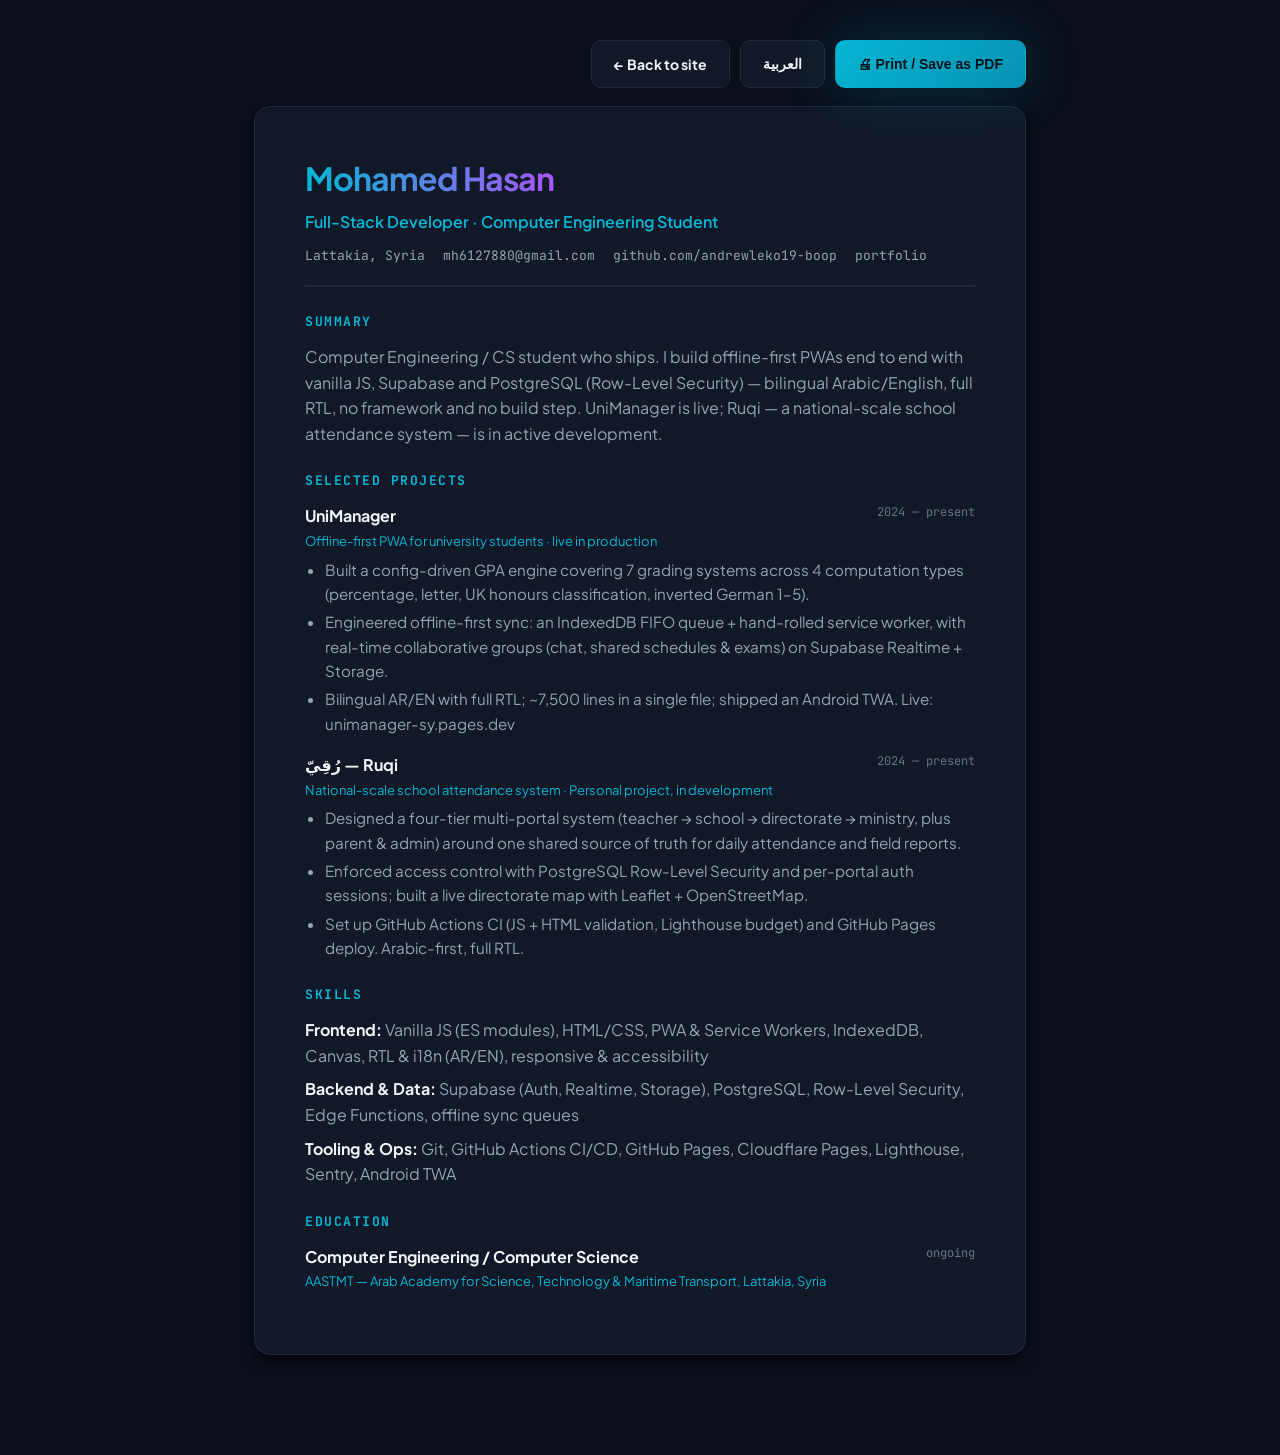
<file: resume.html>
<!DOCTYPE html>
<html lang="en" dir="ltr" data-theme="dark">
<head>
  <meta charset="UTF-8">
  <meta name="viewport" content="width=device-width, initial-scale=1.0">
  <title>Mohamed Hasan — Résumé</title>
  <meta name="description" content="Résumé of Mohamed Hasan — Full-Stack Developer & Computer Engineering student, Lattakia, Syria.">
  <meta name="theme-color" content="#0a0f1a">
  <link rel="icon" href="favicon.svg" type="image/svg+xml">
  <link rel="preconnect" href="https://fonts.googleapis.com">
  <link rel="preconnect" href="https://fonts.gstatic.com" crossorigin>
  <link rel="stylesheet" href="https://fonts.googleapis.com/css2?family=Plus+Jakarta+Sans:wght@400;500;600;700;800&family=JetBrains+Mono:wght@400;500;700&family=Cairo:wght@400;600;700;800&display=swap">
  <link rel="stylesheet" href="styles.css">
  <style>
    .resume-wrap { max-width: 820px; margin: 40px auto; padding: 0 24px 60px; }
    .r-toolbar { display: flex; gap: 10px; justify-content: flex-end; margin-bottom: 18px; flex-wrap: wrap; }
    .paper {
      background: var(--bg-secondary); border: 1px solid var(--border); border-radius: var(--radius);
      box-shadow: var(--shadow-lg); padding: 46px 50px;
    }
    .r-head { border-bottom: 2px solid var(--border); padding-bottom: 18px; margin-bottom: 22px; }
    .r-name { margin: 0; font-size: 2rem; letter-spacing: -1px; }
    .r-name .gradient-text { background: var(--grad-accent); -webkit-background-clip: text; background-clip: text; color: transparent; }
    .r-role { margin: 4px 0 12px; color: var(--cyan); font-weight: 600; }
    .r-contact { display: flex; flex-wrap: wrap; gap: 6px 18px; font-size: 13px; color: var(--text-secondary); font-family: var(--font-mono); }
    .r-contact a { color: var(--text-secondary); }
    .r-section { margin-top: 24px; }
    .r-section h2 { font-size: .82rem; letter-spacing: 1.5px; text-transform: uppercase; color: var(--cyan); margin: 0 0 12px; font-family: var(--font-mono); }
    .r-section p { margin: 0 0 8px; color: var(--text-secondary); }
    .r-job { margin-bottom: 16px; }
    .r-job-top { display: flex; justify-content: space-between; flex-wrap: wrap; gap: 4px; }
    .r-job-title { font-weight: 700; color: var(--text-primary); }
    .r-job-date { font-family: var(--font-mono); font-size: 12px; color: var(--text-muted); }
    .r-job-sub { color: var(--cyan); font-size: 13px; margin: 2px 0 6px; }
    .r-job ul { margin: 0; padding-inline-start: 20px; }
    .r-job li { color: var(--text-secondary); margin-bottom: 4px; font-size: .95rem; }
    .r-skills { display: grid; gap: 8px; }
    .r-skills b { color: var(--text-primary); }
    .r-skills span { color: var(--text-secondary); }
    @media (max-width: 560px) { .paper { padding: 30px 24px; } }
    @media print {
      :root { --bg-primary:#fff; --bg-secondary:#fff; --text-primary:#000; --text-secondary:#222; --text-muted:#555; --border:#ccc; }
      body { background:#fff; }
      .r-toolbar, .site-header, .spotlight { display: none !important; }
      .resume-wrap { margin: 0; padding: 0; max-width: none; }
      .paper { box-shadow: none; border: none; border-radius: 0; padding: 0; }
      .r-name .gradient-text, .r-section h2, .r-role, .r-job-sub { color: #0a5a6b !important; -webkit-text-fill-color: #0a5a6b; }
      a { color: #000 !important; }
      .r-job, .r-section { break-inside: avoid; }
      @page { margin: 1.4cm; }
    }
  </style>
</head>
<body>
  <div class="resume-wrap">
    <div class="r-toolbar">
      <a class="btn btn-ghost" href="index.html" data-i18n="back">← Back to site</a>
      <button class="btn btn-ghost" id="rLang" type="button">العربية</button>
      <button class="btn btn-primary" id="rPrint" type="button" data-i18n="print">🖨 Print / Save as PDF</button>
    </div>

    <article class="paper">
      <header class="r-head">
        <h1 class="r-name"><span class="gradient-text">Mohamed Hasan</span></h1>
        <p class="r-role" data-i18n="role">Full-Stack Developer · Computer Engineering Student</p>
        <div class="r-contact">
          <span>Lattakia, Syria</span>
          <a href="mailto:mh6127880@gmail.com">mh6127880@gmail.com</a>
          <a href="https://github.com/andrewleko19-boop" target="_blank" rel="noopener">github.com/andrewleko19-boop</a>
          <a href="https://andrewleko19-boop.github.io/portfolio/" target="_blank" rel="noopener">portfolio</a>
        </div>
      </header>

      <section class="r-section">
        <h2 data-i18n="h.summary">Summary</h2>
        <p data-i18n="summary">Computer Engineering / CS student who ships. I build offline-first PWAs end to end with vanilla JS, Supabase and PostgreSQL (Row-Level Security) — bilingual Arabic/English, full RTL, no framework and no build step. UniManager is live; Ruqi — a national-scale school attendance system — is in active development.</p>
      </section>

      <section class="r-section">
        <h2 data-i18n="h.projects">Selected Projects</h2>

        <div class="r-job">
          <div class="r-job-top">
            <span class="r-job-title">UniManager</span>
            <span class="r-job-date">2024 — present</span>
          </div>
          <div class="r-job-sub" data-i18n="p.uni.sub">Offline-first PWA for university students · live in production</div>
          <ul>
            <li data-i18n="p.uni.b1">Built a config-driven GPA engine covering 7 grading systems across 4 computation types (percentage, letter, UK honours classification, inverted German 1–5).</li>
            <li data-i18n="p.uni.b2">Engineered offline-first sync: an IndexedDB FIFO queue + hand-rolled service worker, with real-time collaborative groups (chat, shared schedules & exams) on Supabase Realtime + Storage.</li>
            <li data-i18n="p.uni.b3">Bilingual AR/EN with full RTL; ~7,500 lines in a single file; shipped an Android TWA. Live: unimanager-sy.pages.dev</li>
          </ul>
        </div>

        <div class="r-job">
          <div class="r-job-top">
            <span class="r-job-title">رُقِيّ — Ruqi</span>
            <span class="r-job-date">2024 — present</span>
          </div>
          <div class="r-job-sub" data-i18n="p.ruqi.sub">National-scale school attendance system · Personal project, in development</div>
          <ul>
            <li data-i18n="p.ruqi.b1">Designed a four-tier multi-portal system (teacher → school → directorate → ministry, plus parent & admin) around one shared source of truth for daily attendance and field reports.</li>
            <li data-i18n="p.ruqi.b2">Enforced access control with PostgreSQL Row-Level Security and per-portal auth sessions; built a live directorate map with Leaflet + OpenStreetMap.</li>
            <li data-i18n="p.ruqi.b3">Set up GitHub Actions CI (JS + HTML validation, Lighthouse budget) and GitHub Pages deploy. Arabic-first, full RTL.</li>
          </ul>
        </div>
      </section>

      <section class="r-section">
        <h2 data-i18n="h.skills">Skills</h2>
        <div class="r-skills">
          <div><b data-i18n="s.frontend">Frontend:</b> <span>Vanilla JS (ES modules), HTML/CSS, PWA & Service Workers, IndexedDB, Canvas, RTL & i18n (AR/EN), responsive & accessibility</span></div>
          <div><b data-i18n="s.backend">Backend & Data:</b> <span>Supabase (Auth, Realtime, Storage), PostgreSQL, Row-Level Security, Edge Functions, offline sync queues</span></div>
          <div><b data-i18n="s.tools">Tooling & Ops:</b> <span>Git, GitHub Actions CI/CD, GitHub Pages, Cloudflare Pages, Lighthouse, Sentry, Android TWA</span></div>
        </div>
      </section>

      <section class="r-section">
        <h2 data-i18n="h.education">Education</h2>
        <div class="r-job">
          <div class="r-job-top">
            <span class="r-job-title" data-i18n="edu.title">Computer Engineering / Computer Science</span>
            <span class="r-job-date" data-i18n="edu.date">ongoing</span>
          </div>
          <div class="r-job-sub">AASTMT — Arab Academy for Science, Technology & Maritime Transport, Lattakia, Syria</div>
        </div>
      </section>
    </article>
  </div>

  <script>
    (function () {
      var root = document.documentElement;
      try { root.setAttribute("data-theme", localStorage.getItem("theme") || "dark"); } catch (e) {}

      var DICT = {
        ar: {
          "back": "← العودة للموقع", "print": "🖨 طباعة / حفظ PDF",
          "role": "مطوّر Full-Stack · طالب هندسة حاسوب",
          "h.summary": "نبذة",
          "summary": "طالب هندسة حاسوب / علوم حاسوب يُطلق منتجات حقيقية. أبني تطبيقات PWA تعمل دون اتصال من البداية للنهاية بـ JavaScript خام وSupabase وPostgreSQL مع أمان على مستوى الصف (RLS) — ثنائي اللغة عربي/إنجليزي بدعم RTL كامل، بلا إطار عمل وبلا خطوة build. UniManager منشور فعلياً، ورُقِيّ (نظام حضور مدرسي وطنيّ النطاق) قيد التطوير النشِط.",
          "h.projects": "مشاريع مختارة",
          "p.uni.sub": "تطبيق PWA يعمل دون اتصال للطلاب الجامعيين · منشور فعلياً",
          "p.uni.b1": "بنيت محرّك معدّل تراكمي قابل للضبط يغطّي 7 أنظمة تقدير عبر 4 أنواع حساب (نسبة مئوية، حرفي، تصنيف الشرف البريطاني، والنظام الألماني المعكوس 1–5).",
          "p.uni.b2": "صمّمت تزامناً يعمل دون اتصال: طابور FIFO على IndexedDB وservice worker مكتوب يدوياً، مع مجموعات تعاونية لحظية (محادثة، جداول وامتحانات مشتركة) على Supabase Realtime + Storage.",
          "p.uni.b3": "ثنائي اللغة عربي/إنجليزي بدعم RTL كامل؛ نحو 7500 سطر في ملف واحد؛ ونشرت حزمة أندرويد TWA. الرابط: unimanager-sy.pages.dev",
          "p.ruqi.sub": "نظام حضور مدرسي وطنيّ النطاق · مشروع شخصي (قيد التطوير)",
          "p.ruqi.b1": "صمّمت نظاماً متعدّد البوابات من أربعة مستويات (معلّم ← مدرسة ← مديرية ← وزارة، مع ولي أمر وإشراف) حول مصدر حقيقة واحد للحضور اليومي والتقارير الميدانية.",
          "p.ruqi.b2": "طبّقت التحكّم بالوصول عبر أمان PostgreSQL على مستوى الصف وجلسات مصادقة لكل بوابة؛ وبنيت خريطة مديرية حيّة بـ Leaflet + OpenStreetMap.",
          "p.ruqi.b3": "أعددت تكاملاً مستمراً على GitHub Actions (تحقّق JS + HTML، وميزانية Lighthouse) ونشراً على GitHub Pages. عربي أولاً، بدعم RTL كامل.",
          "h.skills": "المهارات",
          "s.frontend": "الواجهة:", "s.backend": "الخلفية والبيانات:", "s.tools": "الأدوات والتشغيل:",
          "h.education": "التعليم",
          "edu.title": "هندسة حاسوب / علوم حاسوب", "edu.date": "مستمرّ"
        }
      };

      var cur = "en";
      var btn = document.getElementById("rLang");
      btn.addEventListener("click", function () {
        cur = cur === "en" ? "ar" : "en";
        root.setAttribute("lang", cur);
        root.setAttribute("dir", cur === "ar" ? "rtl" : "ltr");
        btn.textContent = cur === "en" ? "العربية" : "English";
        if (cur === "ar") {
          document.querySelectorAll("[data-i18n]").forEach(function (el) {
            var k = el.getAttribute("data-i18n"); if (DICT.ar[k]) el.textContent = DICT.ar[k];
          });
        } else { location.reload(); }
      });

      document.getElementById("rPrint").addEventListener("click", function () { window.print(); });
    })();
  </script>
</body>
</html>
</file>
<file: styles.css>
/* ============================================================
   Mohamed Hasan — portfolio
   Palette: view-page-source.com (verbatim). Dark default + light.
   ============================================================ */

/* ===== Design tokens (dark = default) ===== */
:root {
  --bg-primary:   #0a0f1a;
  --bg-secondary: #111827;
  --bg-tertiary:  #1f2937;
  --bg-code:      #0d1421;
  --border:       #1e293b;

  --text-primary:   #f1f5f9;
  --text-secondary: #94a3b8;
  --text-muted:     #64748b;

  --cyan:   #06b6d4;
  --purple: #a855f7;
  --green:  #22c55e;
  --orange: #f97316;
  --pink:   #ec4899;

  --grad-button: linear-gradient(135deg, #06b6d4, #0891b2);
  --grad-hero:   linear-gradient(135deg, #06b6d4, #ff0505);
  --grad-accent: linear-gradient(90deg, #06b6d4, #a855f7);

  --glow:        0 0 60px rgba(6, 182, 212, .20);
  --shadow-md:   0 4px 6px -1px rgba(0,0,0,.4), 0 2px 4px -1px rgba(0,0,0,.3);
  --shadow-lg:   0 10px 15px -3px rgba(0,0,0,.5), 0 4px 6px -2px rgba(0,0,0,.3);
  --shadow-xl:   0 20px 25px -5px rgba(0,0,0,.6), 0 10px 10px -5px rgba(0,0,0,.4);

  --radius:    16px;
  --radius-sm: 10px;
  --maxw:      1100px;
  --transition: .25s ease;

  --font-ui:   "Plus Jakarta Sans", system-ui, -apple-system, BlinkMacSystemFont, "Segoe UI", Roboto, sans-serif;
  --font-mono: "JetBrains Mono", ui-monospace, SFMono-Regular, Menlo, Consolas, monospace;
}

:root[data-theme="light"] {
  --bg-primary:   #f8fafc;
  --bg-secondary: #ffffff;
  --bg-tertiary:  #f1f5f9;
  --bg-code:      #1e293b;
  --border:       #e2e8f0;

  --text-primary:   #0f172a;
  --text-secondary: #475569;
  --text-muted:     #94a3b8;

  --glow:      0 0 60px rgba(6, 182, 212, .15);
  --shadow-md: 0 4px 6px -1px rgba(15,30,60,.10), 0 2px 4px -1px rgba(15,30,60,.06);
  --shadow-lg: 0 10px 15px -3px rgba(15,30,60,.10), 0 4px 6px -2px rgba(15,30,60,.05);
  --shadow-xl: 0 20px 25px -5px rgba(15,30,60,.12), 0 10px 10px -5px rgba(15,30,60,.06);
}

/* Arabic font when RTL */
:root[dir="rtl"] body { font-family: "Cairo", var(--font-ui); }

/* ===== Base ===== */
* { box-sizing: border-box; }
html { scroll-behavior: smooth; }

body {
  margin: 0;
  background: var(--bg-primary);
  color: var(--text-primary);
  font-family: var(--font-ui);
  line-height: 1.6;
  -webkit-font-smoothing: antialiased;
  overflow-x: hidden;
  transition: background var(--transition), color var(--transition);
}

a { color: var(--cyan); text-decoration: none; }
a:hover { text-decoration: underline; }
.mono { font-family: var(--font-mono); }

.container { width: 100%; max-width: var(--maxw); margin-inline: auto; padding-inline: 24px; }

.skip-link {
  position: absolute; inset-inline-start: -999px; top: 0;
  background: var(--cyan); color: #001018; padding: 10px 16px;
  border-radius: 0 0 var(--radius-sm) 0; z-index: 200; font-weight: 700;
}
.skip-link:focus { inset-inline-start: 0; }

:focus-visible { outline: 2px solid var(--cyan); outline-offset: 3px; border-radius: 4px; }

/* ===== Cursor spotlight ===== */
.spotlight {
  position: fixed; inset: 0; z-index: 1; pointer-events: none;
  background: radial-gradient(320px circle at var(--mx, -100px) var(--my, -100px),
              rgba(6, 182, 212, .10), transparent 60%);
  mix-blend-mode: soft-light; opacity: 0; transition: opacity .4s ease;
}
body.has-pointer .spotlight { opacity: 1; }

/* ===== Header / nav ===== */
.site-header {
  position: sticky; top: 0; z-index: 50;
  backdrop-filter: blur(12px);
  background: color-mix(in srgb, var(--bg-primary) 78%, transparent);
  border-bottom: 1px solid var(--border);
}
.nav { display: flex; align-items: center; justify-content: space-between; height: 64px; gap: 16px; }

.brand { display: inline-flex; align-items: center; gap: 10px; color: var(--text-primary); font-weight: 800; }
.brand:hover { text-decoration: none; }
.brand-mark { display: grid; place-items: center; filter: drop-shadow(0 4px 10px rgba(6,182,212,.35)); }
.brand-mark svg { display: block; border-radius: 9px; }
.brand-name { font-size: 15px; letter-spacing: -.2px; }

.nav-links { display: flex; gap: 22px; list-style: none; margin: 0; padding: 0; }
.nav-links a { color: var(--text-secondary); font-size: 14px; font-weight: 600; position: relative; }
.nav-links a::after {
  content: ""; position: absolute; inset-inline-start: 0; bottom: -6px; height: 2px; width: 0;
  background: var(--grad-accent); transition: width var(--transition);
}
.nav-links a:hover { color: var(--text-primary); text-decoration: none; }
.nav-links a:hover::after { width: 100%; }

.nav-actions { display: flex; align-items: center; gap: 10px; }
.icon-btn {
  display: grid; place-items: center; height: 38px; min-width: 38px; padding: 0 9px;
  border: 1px solid var(--border); border-radius: 10px;
  background: var(--bg-secondary); color: var(--text-primary);
  cursor: pointer; font-family: var(--font-mono); font-size: 13px; font-weight: 700;
  transition: border-color var(--transition), background var(--transition), transform var(--transition);
}
.icon-btn:hover { border-color: var(--cyan); }
.term-glyph { color: var(--cyan); }
.theme-toggle .icon-moon { display: none; }
:root[data-theme="light"] .theme-toggle .icon-sun { display: none; }
:root[data-theme="light"] .theme-toggle .icon-moon { display: block; }
.nav-burger { display: none; }

/* ===== Buttons ===== */
.btn {
  display: inline-flex; align-items: center; justify-content: center;
  padding: 12px 22px; border-radius: 10px; font-size: 14px; font-weight: 700;
  border: 1px solid transparent; cursor: pointer;
  transition: transform .15s ease, background var(--transition), border-color var(--transition), box-shadow var(--transition);
}
.btn:hover { text-decoration: none; }
.btn-primary { background: var(--grad-button); color: #00131a; box-shadow: var(--glow); }
.btn-primary:hover { box-shadow: 0 0 0 1px var(--cyan), var(--glow); }
.btn-ghost { background: var(--bg-secondary); color: var(--text-primary); border-color: var(--border); }
.btn-ghost:hover { border-color: var(--cyan); }
.btn-small { padding: 9px 16px; font-size: 13px; }

/* ===== Sections ===== */
.section { padding-block: 72px; }
.section-title {
  font-size: clamp(1.5rem, 3.5vw, 2.1rem); margin: 0 0 36px; letter-spacing: -0.6px;
  display: flex; align-items: baseline; gap: 12px;
}
.title-index { color: var(--cyan); font-size: .7em; font-weight: 500; }

/* ===== Hero ===== */
.hero { position: relative; min-height: 92vh; display: flex; align-items: center; overflow: hidden; padding-block: 90px 60px; }
.hero-canvas { position: absolute; inset: 0; width: 100%; height: 100%; z-index: 0; }
.hero-grid {
  position: absolute; inset: 0; z-index: 0; pointer-events: none;
  background-image:
    linear-gradient(to right, color-mix(in srgb, var(--border) 60%, transparent) 1px, transparent 1px),
    linear-gradient(to bottom, color-mix(in srgb, var(--border) 60%, transparent) 1px, transparent 1px);
  background-size: 44px 44px;
  mask-image: radial-gradient(ellipse 70% 60% at 50% 35%, #000 30%, transparent 75%);
  -webkit-mask-image: radial-gradient(ellipse 70% 60% at 50% 35%, #000 30%, transparent 75%);
  opacity: .5;
}
.hero-glow {
  position: absolute; z-index: 0; top: -10%; inset-inline-start: 50%; transform: translateX(-50%);
  width: 800px; height: 600px; pointer-events: none;
  background: radial-gradient(circle, rgba(6,182,212,.18), transparent 60%);
  filter: blur(20px);
}
.hero-content { position: relative; z-index: 2; text-align: center; }

.hero-eyebrow {
  display: inline-flex; align-items: center; gap: 2px; margin: 0 0 18px;
  padding: 7px 16px; font-family: var(--font-mono); font-size: 13px; font-weight: 600;
  color: var(--cyan); background: color-mix(in srgb, var(--cyan) 12%, transparent);
  border: 1px solid color-mix(in srgb, var(--cyan) 35%, var(--border)); border-radius: 999px;
}
.hero-title { margin: 0; font-size: clamp(2.8rem, 9vw, 5.2rem); line-height: 1.02; letter-spacing: -2px; }
.gradient-text {
  background: var(--grad-hero); background-size: 200% 200%;
  -webkit-background-clip: text; background-clip: text; color: transparent;
  animation: gradShift 6s ease infinite;
}
.hero-typed {
  margin: 18px 0 0; font-size: clamp(1rem, 2.6vw, 1.35rem); color: var(--text-primary);
  min-height: 1.6em; font-weight: 500;
}
.hero-typed .prompt { color: var(--green); }
#typed { color: var(--text-primary); }
.hero-tagline { margin: 20px auto 0; max-width: 640px; color: var(--text-secondary); font-size: 1.06rem; }

.hero-status {
  display: inline-flex; align-items: center; gap: 9px; margin-top: 22px;
  padding: 7px 15px; border: 1px solid var(--border); border-radius: 999px;
  background: var(--bg-secondary); font-size: 12.5px; color: var(--text-secondary);
}
.status-dot { width: 9px; height: 9px; border-radius: 50%; background: var(--green); box-shadow: 0 0 0 0 rgba(34,197,94,.6); animation: pulse 2s infinite; }

.hero-actions { display: flex; flex-wrap: wrap; gap: 12px; justify-content: center; margin-top: 32px; }

.caret { display: inline-block; width: 9px; height: 1.05em; margin-inline-start: 3px; background: var(--cyan); vertical-align: text-bottom; animation: blink 1.05s steps(1) infinite; }

/* ===== Stats ===== */
.stats-section { padding-block: 40px; }
.stats {
  list-style: none; margin: 0; padding: 26px; display: grid; grid-template-columns: repeat(5, 1fr); gap: 18px;
  background: var(--bg-secondary); border: 1px solid var(--border); border-radius: var(--radius); box-shadow: var(--shadow-lg);
}
.stat { display: flex; flex-direction: column; align-items: center; gap: 6px; text-align: center; position: relative; }
.stat:not(:last-child)::after { content: ""; position: absolute; inset-inline-end: -9px; top: 12%; height: 76%; width: 1px; background: var(--border); }
.stat-num {
  font-size: clamp(1.8rem, 4.5vw, 2.6rem); font-weight: 700; line-height: 1;
  background: var(--grad-accent); -webkit-background-clip: text; background-clip: text; color: transparent;
}
.stat-label { font-size: 12.5px; color: var(--text-secondary); }

/* ===== About ===== */
.about-grid { display: grid; grid-template-columns: 1.6fr 1fr; gap: 40px; align-items: start; }
.about-text { margin: 0 0 16px; font-size: 1.08rem; color: var(--text-secondary); }
.about-text strong { color: var(--text-primary); }
.chips { list-style: none; margin: 22px 0 0; padding: 0; display: flex; flex-wrap: wrap; gap: 8px; }
.chip { font-family: var(--font-mono); font-size: 12px; padding: 6px 12px; border-radius: 999px; color: var(--cyan); background: color-mix(in srgb, var(--cyan) 10%, transparent); border: 1px solid color-mix(in srgb, var(--cyan) 30%, var(--border)); }
.about-facts { list-style: none; margin: 0; padding: 0; display: grid; gap: 10px; }
.about-facts li { display: flex; justify-content: space-between; gap: 16px; padding: 13px 16px; background: var(--bg-secondary); border: 1px solid var(--border); border-radius: var(--radius-sm); }
.fact-label { color: var(--text-secondary); font-size: 13px; }
.fact-value { color: var(--text-primary); font-weight: 600; font-size: 14px; text-align: end; }
a.fact-value:hover { color: var(--cyan); }

/* ===== Projects ===== */
.project {
  display: grid; grid-template-columns: 0.9fr 1.1fr; gap: 44px; align-items: center;
  padding: 34px; margin-bottom: 36px;
  background: var(--bg-secondary); border: 1px solid var(--border); border-radius: var(--radius);
  box-shadow: var(--shadow-lg); position: relative; overflow: hidden;
  transition: border-color var(--transition), box-shadow var(--transition);
}
.project::before { content: ""; position: absolute; inset: 0 0 auto 0; height: 3px; background: var(--grad-accent); }
.project[data-accent="green"]::before { background: linear-gradient(90deg, #2ecc71, #F0B429); }
.project:hover { border-color: color-mix(in srgb, var(--cyan) 40%, var(--border)); box-shadow: var(--shadow-xl); }
.project--reverse .project-media { order: 2; }

.project-kicker { display: block; color: var(--cyan); font-size: 12px; font-weight: 600; text-transform: uppercase; letter-spacing: .6px; margin-bottom: 8px; }
.project[data-accent="green"] .project-kicker { color: #2ecc71; }
.project-name { margin: 0 0 14px; font-size: 1.7rem; letter-spacing: -0.6px; }
.project-name-sub { color: var(--text-muted); font-weight: 500; font-size: 1.1rem; }
.project-desc { margin: 0 0 20px; color: var(--text-secondary); font-size: .99rem; }

.highlights { list-style: none; margin: 0 0 20px; padding: 0; display: grid; grid-template-columns: repeat(2, 1fr); gap: 10px; }
.highlights li { font-size: 12.5px; color: var(--text-secondary); padding: 10px 12px; background: var(--bg-tertiary); border: 1px solid var(--border); border-radius: var(--radius-sm); }
.highlights b { color: var(--cyan); font-size: 1.15rem; margin-inline-end: 6px; }
.project[data-accent="green"] .highlights b { color: #2ecc71; }

.tags { display: flex; flex-wrap: wrap; gap: 7px; list-style: none; margin: 0 0 22px; padding: 0; }
.tags li { font-size: 11.5px; font-weight: 600; padding: 5px 11px; border-radius: 999px; color: var(--text-secondary); background: var(--bg-tertiary); border: 1px solid var(--border); font-family: var(--font-mono); }
.project-links { display: flex; gap: 10px; flex-wrap: wrap; }

/* Phone mockup */
.project-media { display: grid; place-items: center; transform-style: preserve-3d; }
.phones { position: relative; width: 230px; height: 500px; }
.phone {
  position: absolute; top: 0; inset-inline-start: 0; width: 230px; height: auto;
  border-radius: 26px; border: 5px solid #05070d; background: #05070d;
  box-shadow: var(--shadow-xl); object-fit: cover;
}
.phone-front { z-index: 3; }
.phone-back-1 { z-index: 1; transform: translateX(-58px) rotate(-9deg) scale(.9); opacity: .85; }
.phone-back-2 { z-index: 2; transform: translateX(58px) rotate(9deg) scale(.9); opacity: .85; }
.project:hover .phone-back-1 { transform: translateX(-78px) rotate(-11deg) scale(.92); opacity: 1; }
.project:hover .phone-back-2 { transform: translateX(78px) rotate(11deg) scale(.92); opacity: 1; }
.phone, .phone-back-1, .phone-back-2 { transition: transform .4s ease, opacity .4s ease; }

/* Browser mockup (Ruqi) */
.browser { width: 100%; max-width: 420px; border: 1px solid var(--border); border-radius: 12px; overflow: hidden; box-shadow: var(--shadow-xl); background: #0a1a12; }
.browser-bar { display: flex; align-items: center; gap: 7px; padding: 10px 12px; background: var(--bg-tertiary); border-bottom: 1px solid var(--border); }
.dot { width: 11px; height: 11px; border-radius: 50%; }
.dot.red { background: #ff5f57; } .dot.yellow { background: #febc2e; } .dot.green { background: #28c840; }
.browser-url { margin-inline-start: 10px; font-size: 11px; color: var(--text-muted); background: var(--bg-primary); padding: 4px 12px; border-radius: 999px; border: 1px solid var(--border); }
.ruqi-scene {
  position: relative; height: 380px; padding: 22px;
  background:
    radial-gradient(circle at 70% 30%, rgba(46,204,113,.10), transparent 55%),
    linear-gradient(180deg, #0c2118, #08160f);
}
.ruqi-scene::before {
  content: ""; position: absolute; inset: 0;
  background-image: linear-gradient(rgba(46,204,113,.10) 1px, transparent 1px), linear-gradient(90deg, rgba(46,204,113,.10) 1px, transparent 1px);
  background-size: 30px 30px; opacity: .6;
}
.ruqi-eagle { position: relative; display: block; margin: 0 auto 10px; width: 64px; height: 64px; filter: drop-shadow(0 6px 14px rgba(240,180,41,.4)); }
.ruqi-map { position: relative; height: 150px; margin: 6px auto 14px; max-width: 300px; }
.pin { position: absolute; width: 12px; height: 12px; border-radius: 50%; }
.pin::after { content: ""; position: absolute; inset: -6px; border-radius: 50%; animation: ping 2.4s ease-out infinite; }
.pin-g { background: #2ecc71; } .pin-g::after { box-shadow: 0 0 0 2px rgba(46,204,113,.5); }
.pin-a { background: #F0B429; } .pin-a::after { box-shadow: 0 0 0 2px rgba(240,180,41,.5); }
.pin-r { background: #ff5f57; } .pin-r::after { box-shadow: 0 0 0 2px rgba(255,95,87,.5); }
.ruqi-ladder { position: relative; list-style: none; margin: 0; padding: 0; display: flex; justify-content: space-between; gap: 4px; }
.ruqi-ladder li { flex: 1; text-align: center; font-size: 10.5px; color: #d7ffe9; padding: 7px 4px; background: rgba(46,204,113,.12); border: 1px solid rgba(46,204,113,.4); border-radius: 8px; position: relative; }
.ruqi-ladder li:not(:last-child)::after { content: "→"; position: absolute; inset-inline-end: -10px; top: 50%; transform: translateY(-50%); color: #F0B429; font-size: 11px; z-index: 1; }
:root[dir="rtl"] .ruqi-ladder li:not(:last-child)::after { content: "←"; }
@media (max-width: 420px) {
  .ruqi-ladder { gap: 2px; }
  .ruqi-ladder li { font-size: 9px; padding: 6px 2px; }
  .ruqi-ladder li:not(:last-child)::after { display: none; }
}

/* ===== Skills ===== */
.skills { display: grid; grid-template-columns: repeat(3, 1fr); gap: 22px; }
.skill-group { padding: 24px; background: var(--bg-secondary); border: 1px solid var(--border); border-radius: var(--radius); transition: border-color var(--transition), transform var(--transition); }
.skill-group:hover { border-color: color-mix(in srgb, var(--cyan) 40%, var(--border)); transform: translateY(-4px); }
.skill-title { margin: 0 0 16px; font-size: 1rem; color: var(--cyan); }
.skill-list { list-style: none; margin: 0; padding: 0; display: grid; gap: 11px; }
.skill-list li { position: relative; padding-inline-start: 20px; color: var(--text-secondary); font-size: .94rem; }
.skill-list li::before { content: "▸"; position: absolute; inset-inline-start: 0; color: var(--cyan); }

/* ===== Timeline ===== */
.timeline { list-style: none; margin: 0; padding: 0; position: relative; padding-inline-start: 28px; }
.timeline::before { content: ""; position: absolute; inset-inline-start: 5px; top: 6px; bottom: 6px; width: 2px; background: var(--grad-accent); opacity: .6; }
.tl-item { position: relative; padding: 0 0 30px 8px; }
.tl-item:last-child { padding-bottom: 0; }
.tl-dot { position: absolute; inset-inline-start: -28px; top: 5px; width: 12px; height: 12px; border-radius: 50%; background: var(--cyan); box-shadow: 0 0 0 4px color-mix(in srgb, var(--cyan) 20%, transparent); }
.tl-date { display: inline-block; font-size: 12px; color: var(--cyan); margin-bottom: 4px; }
.tl-role { margin: 0 0 6px; font-size: 1.12rem; }
.tl-desc { margin: 0; color: var(--text-secondary); font-size: .96rem; max-width: 640px; }

/* ===== CV ===== */
.cv-card {
  display: flex; flex-wrap: wrap; align-items: center; justify-content: space-between; gap: 22px;
  padding: 32px; border-radius: var(--radius); border: 1px solid var(--border);
  background: linear-gradient(135deg, color-mix(in srgb, var(--cyan) 10%, var(--bg-secondary)), var(--bg-secondary));
  box-shadow: var(--shadow-lg);
}
.cv-title { margin: 0 0 6px; font-size: 1.4rem; letter-spacing: -.4px; }
.cv-lead { margin: 0; color: var(--text-secondary); }
.cv-actions { display: flex; gap: 12px; flex-wrap: wrap; }

/* ===== Contact ===== */
.contact-lead { margin: 0 0 22px; color: var(--text-secondary); font-size: 1.05rem; }
.contact-shell { display: block; padding: 18px 20px; margin-bottom: 24px; background: var(--bg-code); border: 1px solid var(--border); border-radius: var(--radius-sm); font-size: 13.5px; line-height: 2; color: var(--text-secondary); box-shadow: var(--shadow-md); }
.cs-line { display: block; }
.cs-prompt { color: var(--green); margin-inline-end: 6px; }
.cs-ok { color: var(--green); }
.contact-links { display: flex; flex-wrap: wrap; gap: 14px; }
.contact-link { display: inline-flex; align-items: center; gap: 12px; padding: 14px 20px; background: var(--bg-secondary); border: 1px solid var(--border); border-radius: var(--radius-sm); color: var(--text-primary); font-weight: 600; transition: transform var(--transition), border-color var(--transition); }
.contact-link:hover { text-decoration: none; transform: translateY(-2px); border-color: var(--cyan); }
.contact-link svg { color: var(--cyan); flex-shrink: 0; }

/* ===== Footer ===== */
.site-footer { border-top: 1px solid var(--border); padding: 28px 0; margin-top: 50px; }
.footer-inner { display: flex; flex-wrap: wrap; justify-content: space-between; align-items: center; gap: 10px; color: var(--text-muted); font-size: 14px; }
.footer-top { color: var(--text-secondary); font-weight: 600; }

/* ===== Terminal modal ===== */
.term-overlay { position: fixed; inset: 0; z-index: 120; display: grid; place-items: start center; padding: 10vh 16px; background: rgba(2,6,14,.6); backdrop-filter: blur(4px); }
.term-overlay[hidden] { display: none; }
.term { width: 100%; max-width: 640px; background: var(--bg-code); border: 1px solid color-mix(in srgb, var(--cyan) 30%, var(--border)); border-radius: 12px; box-shadow: var(--shadow-xl), var(--glow); overflow: hidden; animation: termIn .18s ease; }
.term-bar { display: flex; align-items: center; gap: 7px; padding: 10px 12px; background: var(--bg-tertiary); border-bottom: 1px solid var(--border); }
.term-title { margin-inline-start: 10px; font-size: 12px; color: var(--text-muted); flex: 1; }
.term-close { background: none; border: none; color: var(--text-muted); cursor: pointer; font-size: 14px; line-height: 1; padding: 4px 8px; border-radius: 6px; }
.term-close:hover { color: var(--text-primary); background: var(--bg-secondary); }
.term-body { padding: 16px; height: 320px; overflow-y: auto; font-size: 13px; line-height: 1.7; color: var(--text-secondary); white-space: pre-wrap; word-break: break-word; }
.term-body .ok { color: var(--green); }
.term-body .accent { color: var(--cyan); }
.term-body .warn { color: var(--orange); }
.term-body .cmd { color: var(--text-primary); }
.term-body a { color: var(--cyan); }
.term-input-row { display: flex; align-items: center; gap: 8px; padding: 12px 16px; border-top: 1px solid var(--border); background: var(--bg-secondary); }
.term-prompt { color: var(--green); font-size: 13px; }
.term-input { flex: 1; background: none; border: none; outline: none; color: var(--text-primary); font-family: var(--font-mono); font-size: 13px; }

/* ===== Reveal ===== */
.reveal { opacity: 0; transform: translateY(18px); transition: opacity .6s ease, transform .6s ease; }
.reveal.is-visible { opacity: 1; transform: none; }

/* ===== Animations ===== */
@keyframes gradShift { 0%,100% { background-position: 0% 50%; } 50% { background-position: 100% 50%; } }
@keyframes blink { 0%,49% { opacity: 1; } 50%,100% { opacity: 0; } }
@keyframes pulse { 0% { box-shadow: 0 0 0 0 rgba(34,197,94,.55); } 70% { box-shadow: 0 0 0 8px rgba(34,197,94,0); } 100% { box-shadow: 0 0 0 0 rgba(34,197,94,0); } }
@keyframes ping { 0% { transform: scale(.6); opacity: .9; } 100% { transform: scale(1.8); opacity: 0; } }
@keyframes termIn { from { opacity: 0; transform: translateY(-12px) scale(.98); } to { opacity: 1; transform: none; } }

/* ===== Responsive ===== */
@media (max-width: 900px) {
  .about-grid { grid-template-columns: 1fr; gap: 28px; }
  .project, .project--reverse { grid-template-columns: 1fr; gap: 30px; }
  .project--reverse .project-media { order: 0; }
  .project-media { margin-bottom: 6px; }
  .skills { grid-template-columns: 1fr; }
  .stats { grid-template-columns: repeat(2, 1fr); }
  .stat:nth-child(2)::after, .stat:last-child::after { display: none; }
}

@media (max-width: 640px) {
  .nav-links {
    position: absolute; inset-inline: 0; top: 64px; flex-direction: column; gap: 0;
    background: var(--bg-secondary); border-bottom: 1px solid var(--border);
    padding: 8px 24px 16px; display: none;
  }
  .nav-links.open { display: flex; }
  .nav-links li { width: 100%; }
  .nav-links a { display: block; padding: 12px 0; }
  .nav-burger { display: grid; }
  .stats { grid-template-columns: 1fr; }
  .stat::after { display: none !important; }
  .stat { flex-direction: row; justify-content: space-between; padding: 4px 6px; }
  .highlights { grid-template-columns: 1fr; }
  .footer-inner { justify-content: center; text-align: center; }
}

/* ===== Reduced motion ===== */
@media (prefers-reduced-motion: reduce) {
  html { scroll-behavior: auto; }
  *, *::before, *::after { animation-duration: .001ms !important; animation-iteration-count: 1 !important; transition-duration: .001ms !important; }
  .reveal { opacity: 1; transform: none; }
  .caret { display: none; }
}
</file>
